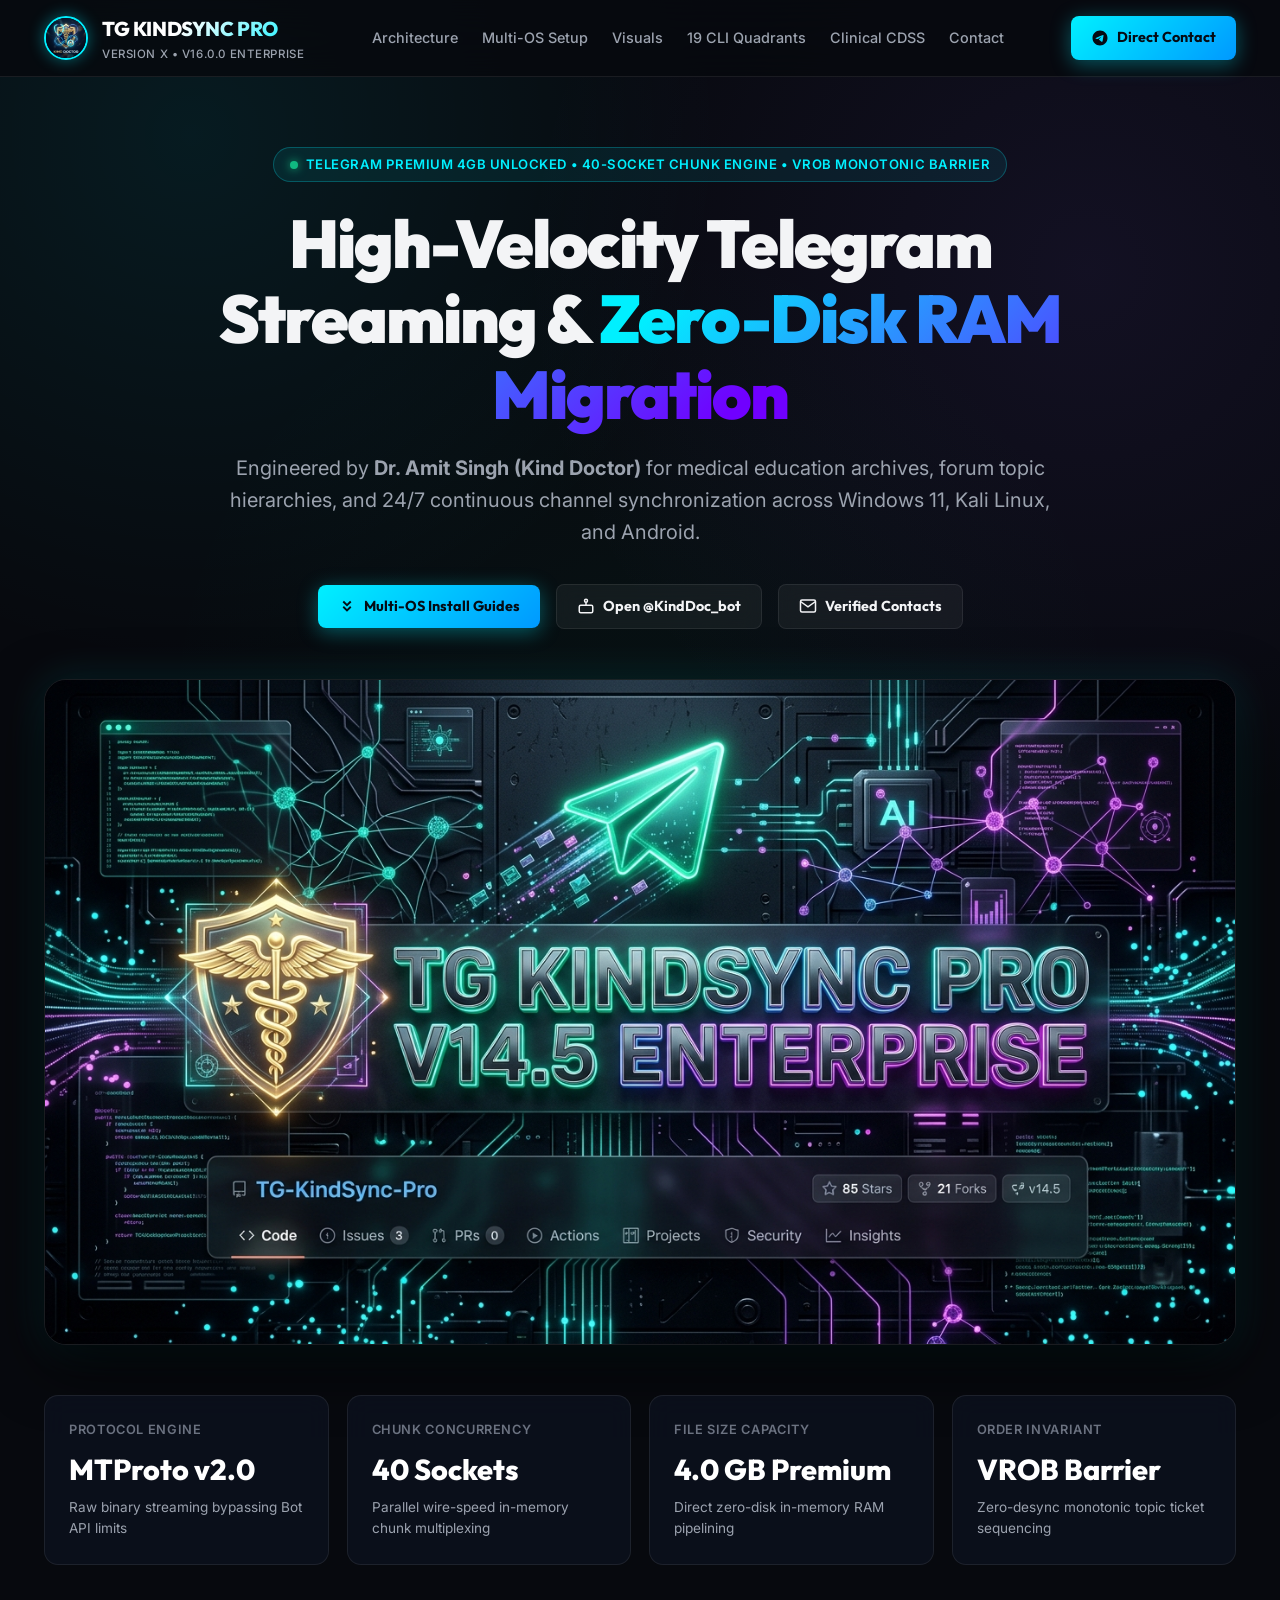
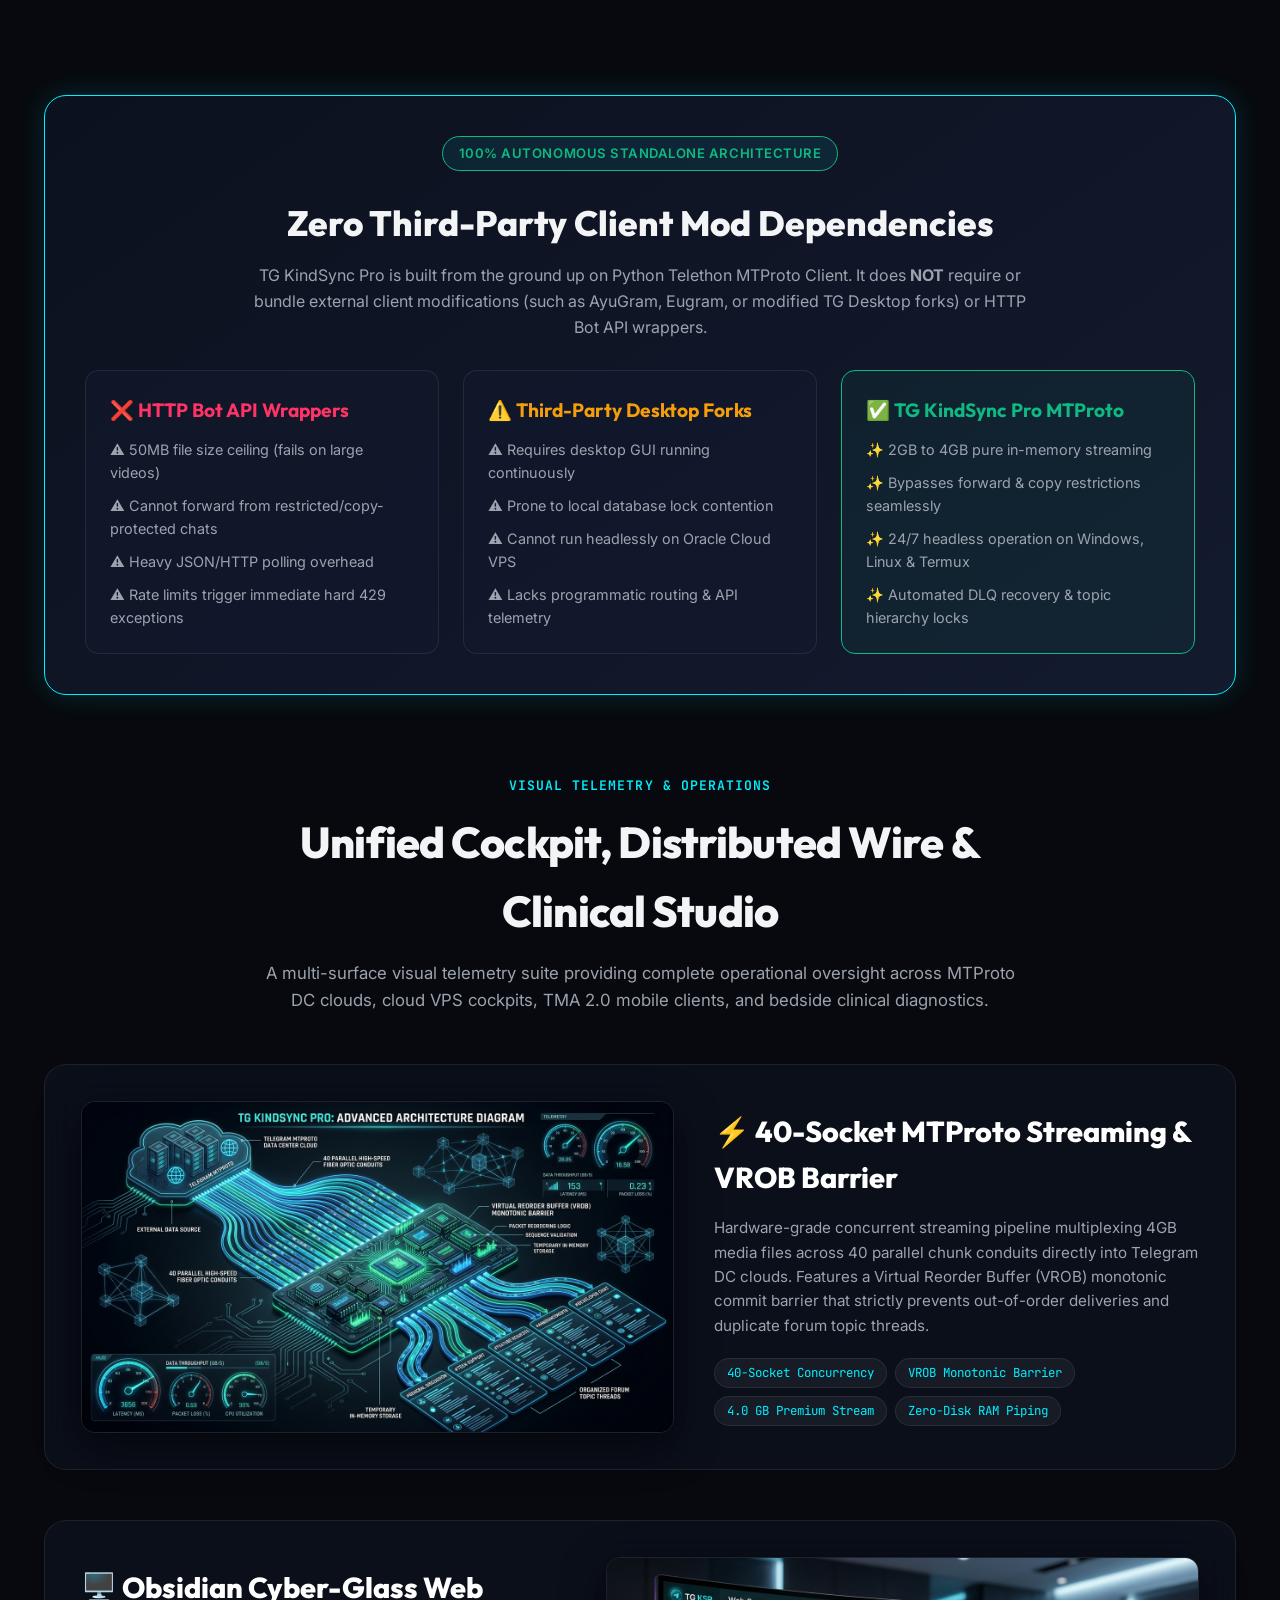
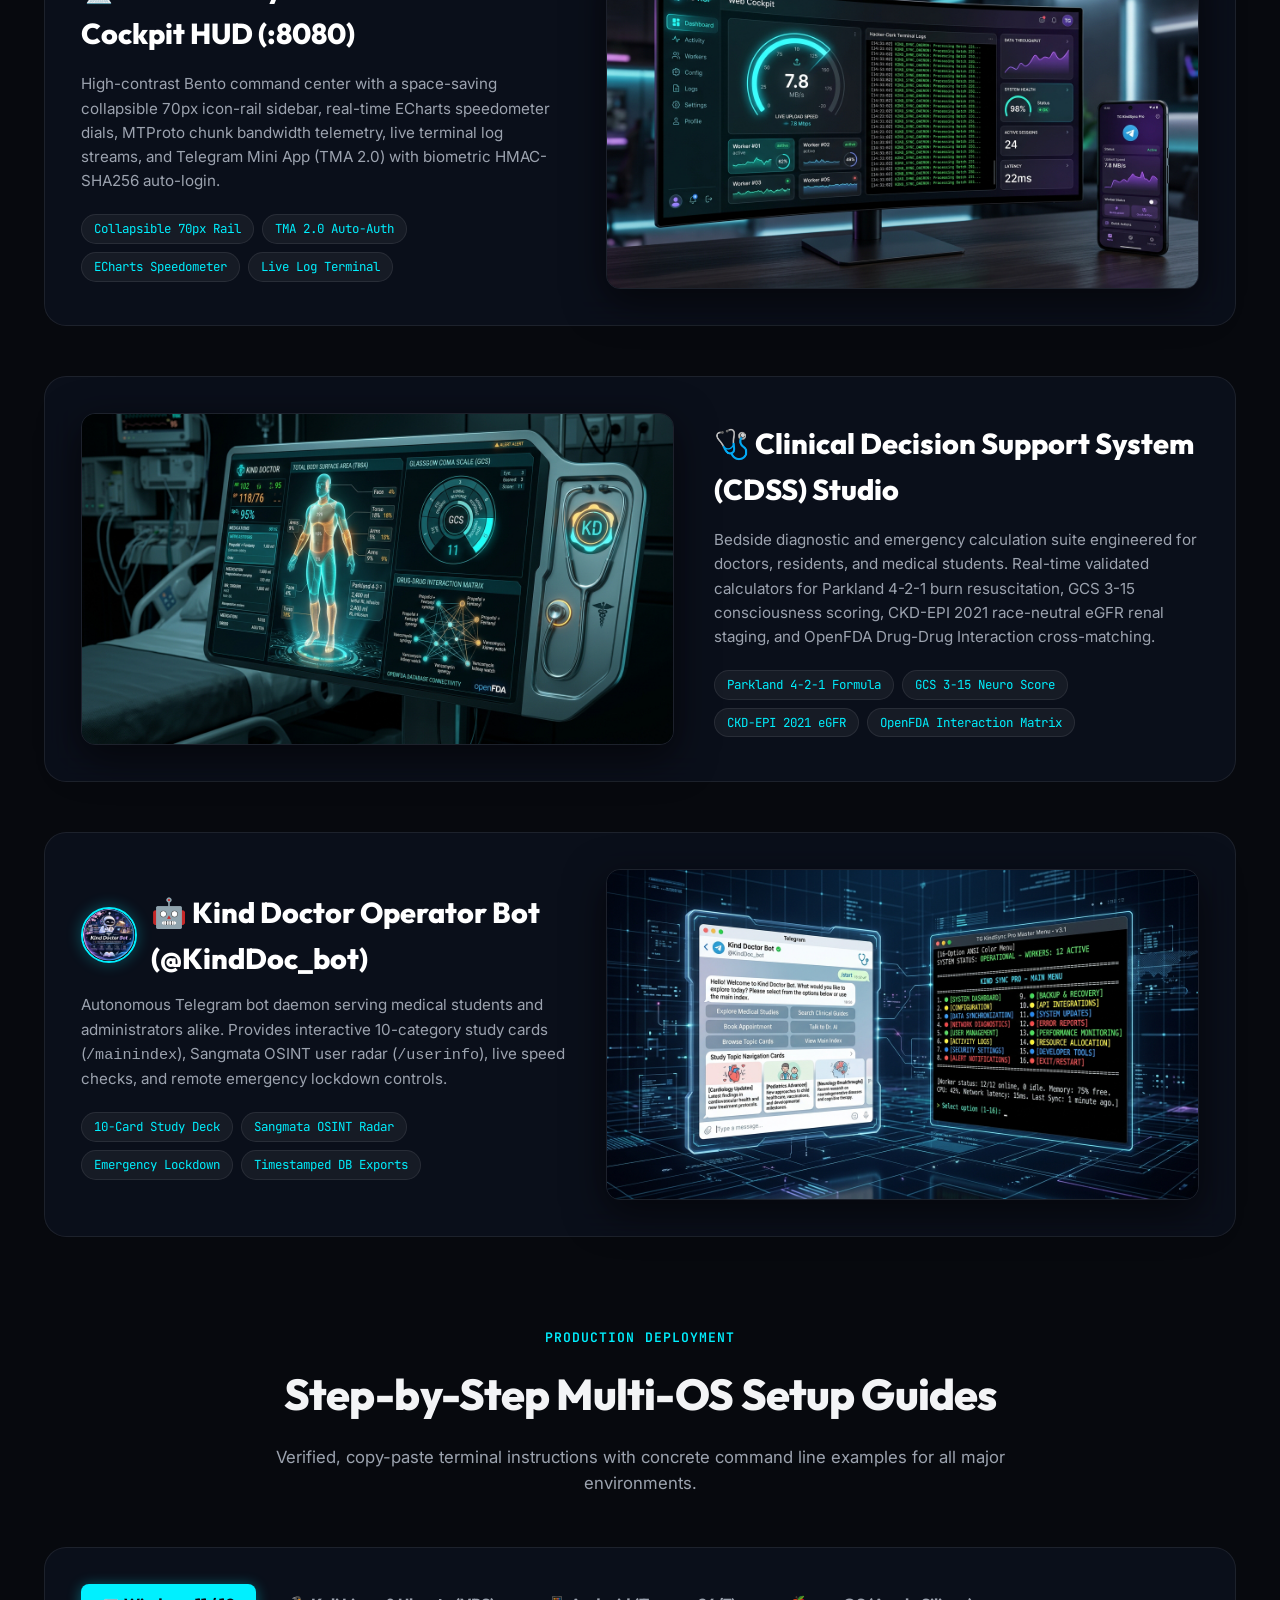
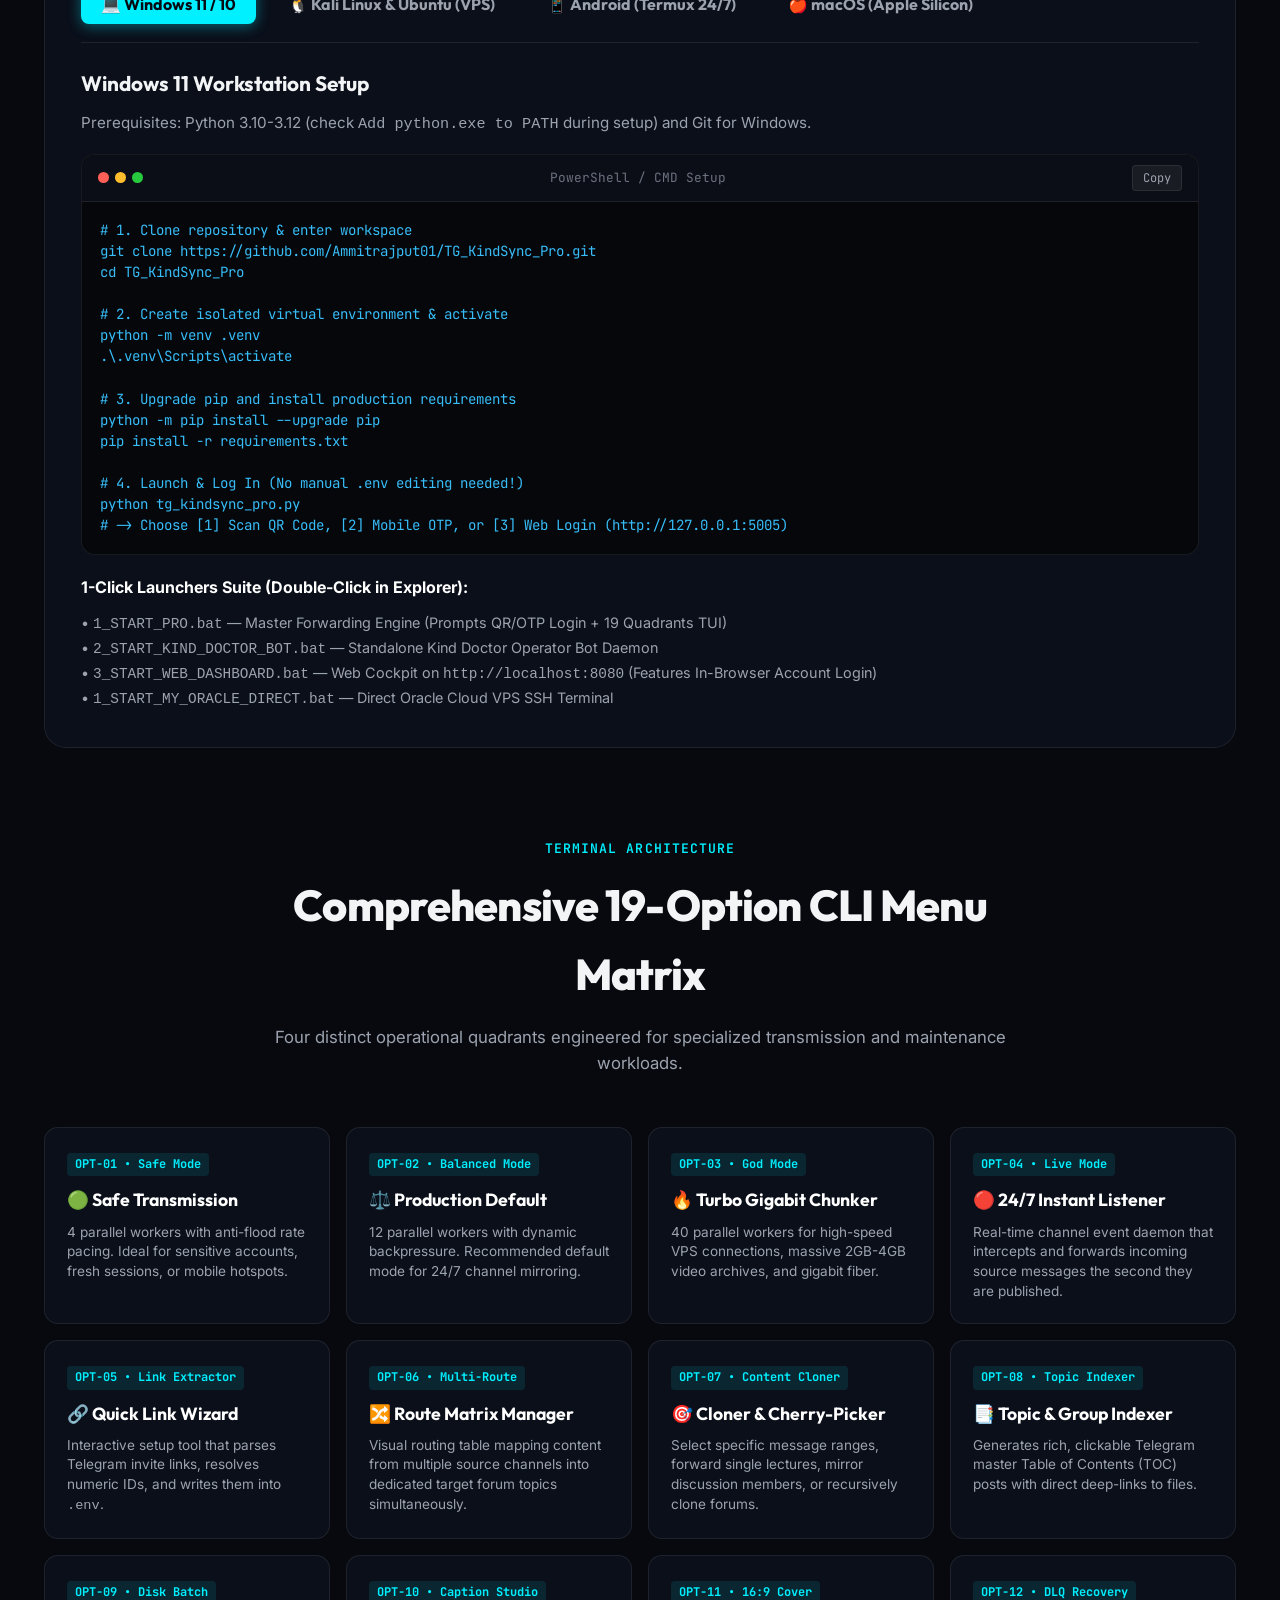
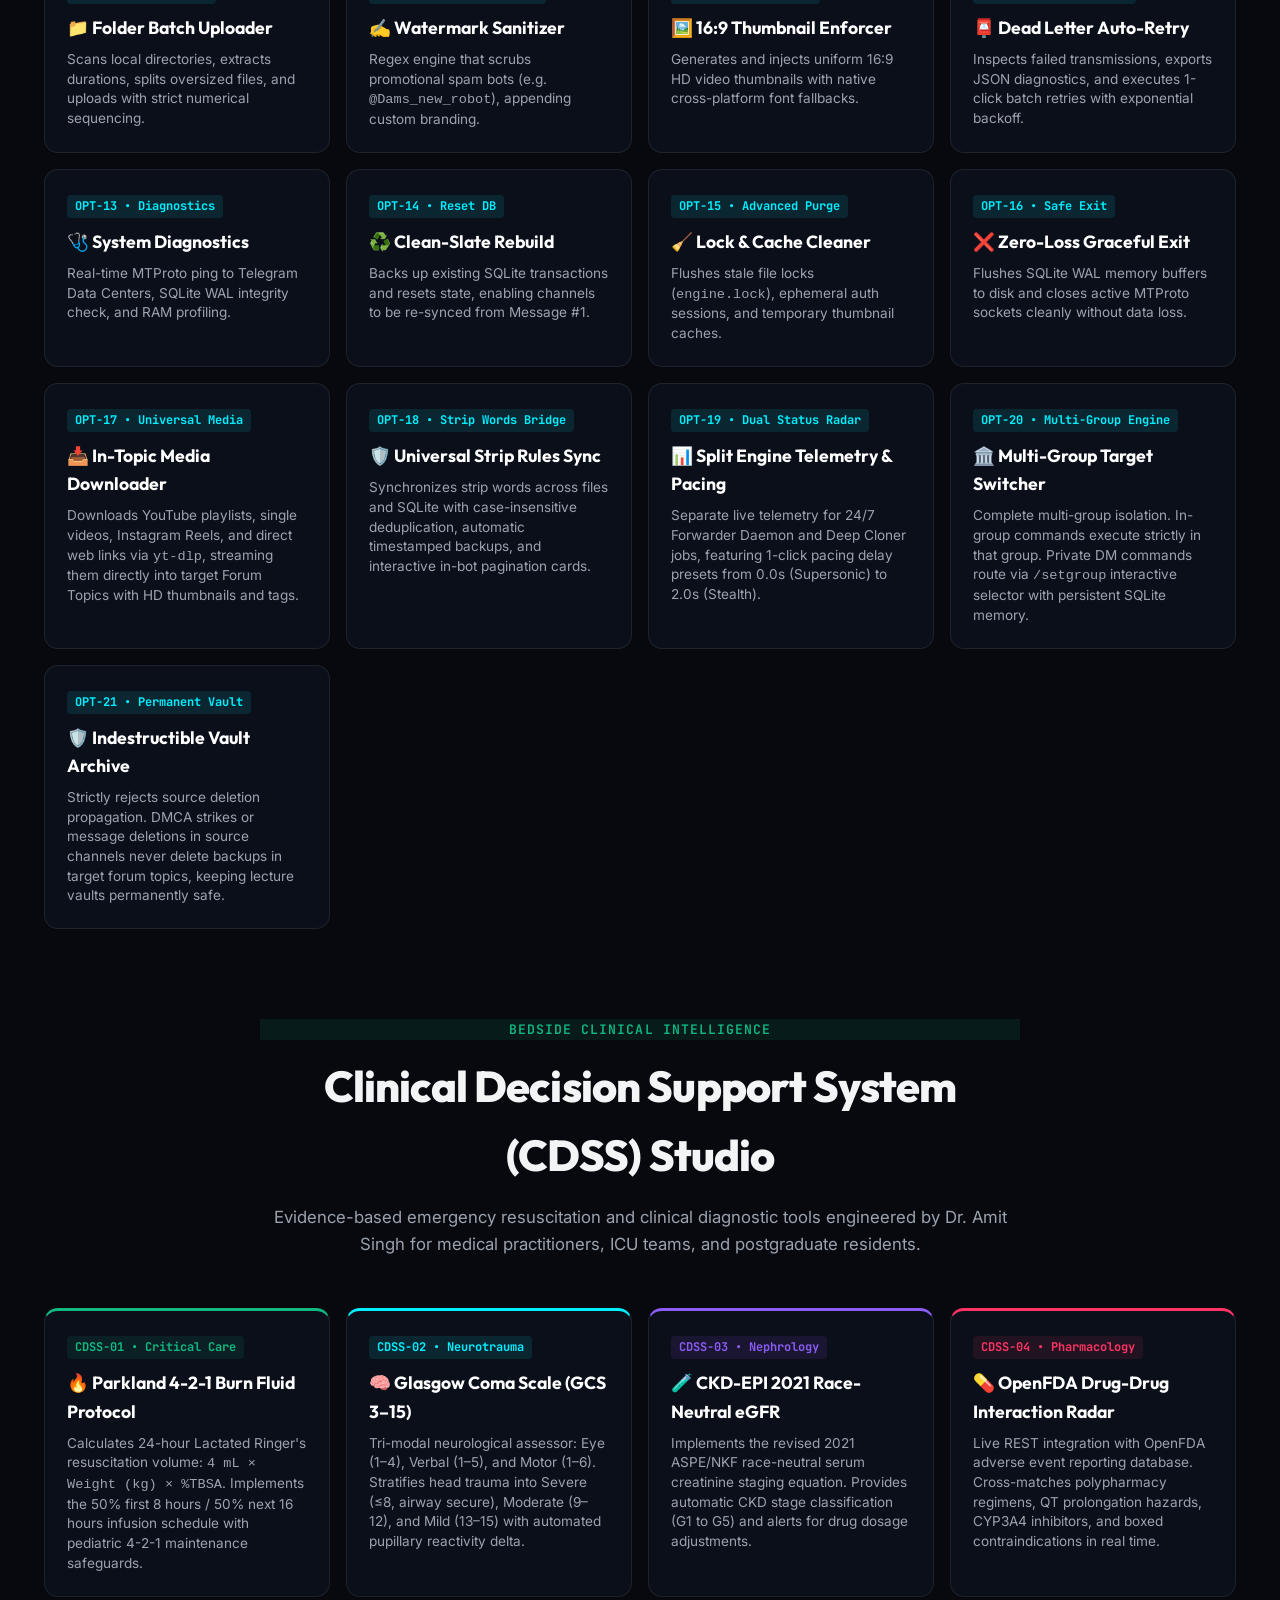
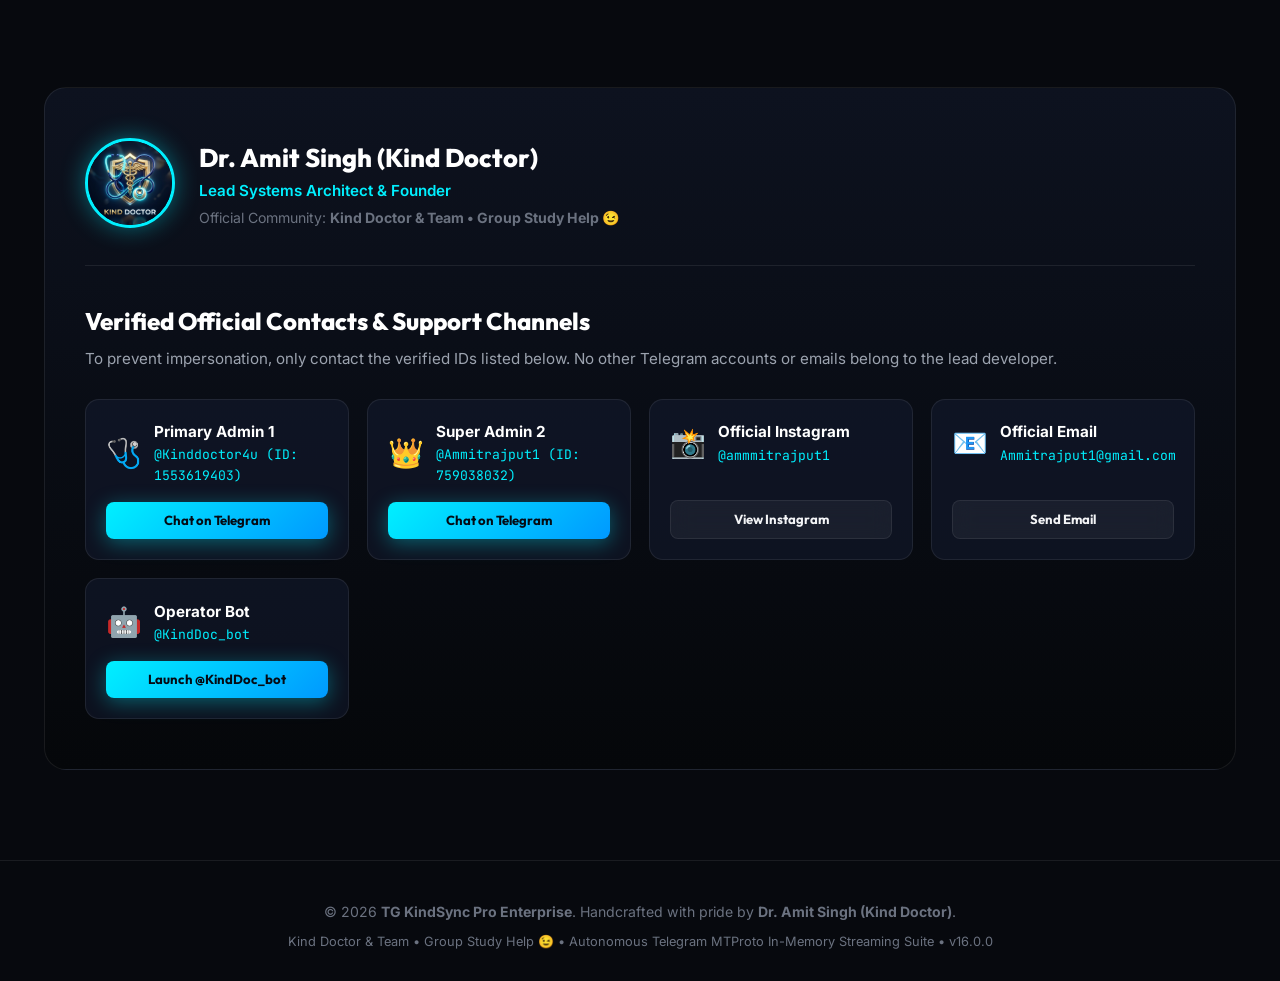
<file: docs/index.html>
<!DOCTYPE html>
<html lang="en">
<head>
  <meta charset="UTF-8">
  <meta name="viewport" content="width=device-width, initial-scale=1.0">
  <title>TG KindSync Pro v16.0.0 Enterprise — Official System Portal</title>
  <meta name="description" content="Official showcase & documentation for TG KindSync Pro v16.0.0 Enterprise Turbo Masterpiece by Dr. Amit Singh (Kind Doctor). Autonomous Telegram MTProto in-memory streaming suite.">
  <link rel="preconnect" href="https://fonts.googleapis.com">
  <link rel="preconnect" href="https://fonts.gstatic.com" crossorigin>
  <link href="https://fonts.googleapis.com/css2?family=Inter:wght@300;400;500;600;700;800&family=JetBrains+Mono:wght@400;500;600;700&family=Outfit:wght@400;500;600;700;800;900&display=swap" rel="stylesheet">
  <style>
    :root {
      --bg-main: #07090E;
      --bg-panel: rgba(13, 18, 31, 0.75);
      --bg-panel-solid: #0D121F;
      --bg-card: rgba(19, 26, 45, 0.6);
      --bg-card-hover: rgba(28, 38, 66, 0.8);
      --border-subtle: rgba(255, 255, 255, 0.08);
      --border-glow: rgba(0, 240, 255, 0.35);
      --border-accent: rgba(139, 92, 246, 0.4);
      --accent-cyan: #00F0FF;
      --accent-purple: #8B5CF6;
      --accent-emerald: #10B981;
      --accent-amber: #F59E0B;
      --accent-rose: #FF3366;
      --text-main: #F3F4F6;
      --text-muted: #9CA3AF;
      --text-dim: #6B7280;
      --font-display: 'Outfit', sans-serif;
      --font-body: 'Inter', sans-serif;
      --font-mono: 'JetBrains Mono', monospace;
      --radius-sm: 8px;
      --radius-md: 14px;
      --radius-lg: 22px;
      --radius-full: 9999px;
    }

    * {
      box-sizing: border-box;
      margin: 0;
      padding: 0;
    }

    body {
      background-color: var(--bg-main);
      color: var(--text-main);
      font-family: var(--font-body);
      line-height: 1.6;
      overflow-x: hidden;
      background-image: 
        radial-gradient(circle at 15% 15%, rgba(0, 240, 255, 0.08) 0%, transparent 40%),
        radial-gradient(circle at 85% 30%, rgba(139, 92, 246, 0.09) 0%, transparent 45%),
        radial-gradient(circle at 50% 80%, rgba(16, 185, 129, 0.05) 0%, transparent 50%);
      background-attachment: fixed;
    }

    /* Custom Scrollbar */
    ::-webkit-scrollbar {
      width: 10px;
    }
    ::-webkit-scrollbar-track {
      background: var(--bg-main);
    }
    ::-webkit-scrollbar-thumb {
      background: #1F293D;
      border-radius: var(--radius-full);
      border: 2px solid var(--bg-main);
    }
    ::-webkit-scrollbar-thumb:hover {
      background: var(--accent-cyan);
    }

    a {
      color: inherit;
      text-decoration: none;
    }

    .container {
      max-width: 1240px;
      margin: 0 auto;
      padding: 0 24px;
    }

    /* Navigation */
    nav {
      position: sticky;
      top: 0;
      z-index: 100;
      backdrop-filter: blur(20px);
      -webkit-backdrop-filter: blur(20px);
      background: rgba(7, 9, 14, 0.82);
      border-bottom: 1px solid var(--border-subtle);
    }

    .nav-inner {
      display: flex;
      align-items: center;
      justify-content: space-between;
      height: 76px;
    }

    .brand {
      display: flex;
      align-items: center;
      gap: 14px;
    }

    .brand-avatar {
      width: 44px;
      height: 44px;
      border-radius: var(--radius-full);
      object-fit: cover;
      border: 2px solid var(--accent-cyan);
      box-shadow: 0 0 16px rgba(0, 240, 255, 0.4);
    }

    .brand-text h1 {
      font-family: var(--font-display);
      font-size: 1.25rem;
      font-weight: 800;
      letter-spacing: -0.02em;
      background: linear-gradient(135deg, #FFFFFF 40%, var(--accent-cyan));
      -webkit-background-clip: text;
      -webkit-text-fill-color: transparent;
    }

    .brand-text p {
      font-size: 0.72rem;
      color: var(--text-muted);
      font-weight: 500;
      letter-spacing: 0.05em;
      text-transform: uppercase;
    }

    .nav-links {
      display: flex;
      align-items: center;
      gap: 24px;
    }

    .nav-links a {
      font-size: 0.9rem;
      font-weight: 500;
      color: var(--text-muted);
      transition: all 0.2s ease;
    }

    .nav-links a:hover {
      color: var(--accent-cyan);
      text-shadow: 0 0 10px rgba(0, 240, 255, 0.4);
    }

    .btn {
      display: inline-flex;
      align-items: center;
      justify-content: center;
      gap: 8px;
      padding: 10px 20px;
      border-radius: var(--radius-sm);
      font-family: var(--font-display);
      font-size: 0.9rem;
      font-weight: 700;
      cursor: pointer;
      transition: all 0.25s cubic-bezier(0.16, 1, 0.3, 1);
      border: none;
    }

    .btn-primary {
      background: linear-gradient(135deg, var(--accent-cyan), #0099FF);
      color: #050B14;
      box-shadow: 0 4px 20px rgba(0, 240, 255, 0.35);
    }

    .btn-primary:hover {
      transform: translateY(-2px);
      box-shadow: 0 6px 28px rgba(0, 240, 255, 0.55);
    }

    .btn-secondary {
      background: rgba(255, 255, 255, 0.05);
      color: var(--text-main);
      border: 1px solid var(--border-subtle);
      backdrop-filter: blur(10px);
    }

    .btn-secondary:hover {
      background: rgba(255, 255, 255, 0.1);
      border-color: rgba(255, 255, 255, 0.2);
      transform: translateY(-2px);
    }

    /* Hero Section */
    .hero {
      padding: 70px 0 50px;
      text-align: center;
      position: relative;
    }

    .badge-pill {
      display: inline-flex;
      align-items: center;
      gap: 8px;
      padding: 6px 16px;
      border-radius: var(--radius-full);
      background: rgba(0, 240, 255, 0.08);
      border: 1px solid rgba(0, 240, 255, 0.25);
      color: var(--accent-cyan);
      font-size: 0.82rem;
      font-weight: 600;
      letter-spacing: 0.04em;
      margin-bottom: 24px;
      text-transform: uppercase;
    }

    .pulse-dot {
      width: 8px;
      height: 8px;
      border-radius: 50%;
      background-color: var(--accent-emerald);
      box-shadow: 0 0 10px var(--accent-emerald);
      animation: pulse 2s infinite;
    }

    @keyframes pulse {
      0%, 100% { opacity: 1; transform: scale(1); }
      50% { opacity: 0.4; transform: scale(0.85); }
    }

    .hero-title {
      font-family: var(--font-display);
      font-size: clamp(2.4rem, 5.5vw, 4.2rem);
      font-weight: 900;
      line-height: 1.12;
      letter-spacing: -0.03em;
      max-width: 960px;
      margin: 0 auto 20px;
    }

    .hero-title span {
      background: linear-gradient(135deg, #00F0FF 10%, #7000FF 90%);
      -webkit-background-clip: text;
      -webkit-text-fill-color: transparent;
    }

    .hero-subtitle {
      font-size: clamp(1rem, 2vw, 1.25rem);
      color: var(--text-muted);
      max-width: 820px;
      margin: 0 auto 36px;
      font-weight: 400;
    }

    .hero-cta {
      display: flex;
      align-items: center;
      justify-content: center;
      gap: 16px;
      flex-wrap: wrap;
      margin-bottom: 50px;
    }

    .banner-preview-wrapper {
      position: relative;
      border-radius: var(--radius-lg);
      overflow: hidden;
      border: 1px solid var(--border-subtle);
      box-shadow: 0 20px 60px rgba(0, 0, 0, 0.8), 0 0 40px rgba(0, 240, 255, 0.15);
      transition: all 0.4s ease;
    }

    .banner-preview-wrapper:hover {
      border-color: var(--border-glow);
      box-shadow: 0 24px 80px rgba(0, 0, 0, 0.9), 0 0 60px rgba(0, 240, 255, 0.25);
    }

    .banner-preview-wrapper img {
      width: 100%;
      height: auto;
      display: block;
    }

    /* Key Metric Bar */
    .metric-grid {
      display: grid;
      grid-template-columns: repeat(auto-fit, minmax(220px, 1fr));
      gap: 18px;
      margin: 50px 0 80px;
    }

    .metric-card {
      background: var(--bg-panel);
      backdrop-filter: blur(12px);
      border: 1px solid var(--border-subtle);
      border-radius: var(--radius-md);
      padding: 24px;
      text-align: left;
      transition: transform 0.2s ease, border-color 0.2s ease;
    }

    .metric-card:hover {
      transform: translateY(-4px);
      border-color: var(--border-glow);
    }

    .metric-card .label {
      font-size: 0.8rem;
      text-transform: uppercase;
      color: var(--text-dim);
      font-weight: 600;
      letter-spacing: 0.05em;
      margin-bottom: 6px;
    }

    .metric-card .value {
      font-family: var(--font-display);
      font-size: 1.8rem;
      font-weight: 800;
      color: #FFFFFF;
      margin-bottom: 4px;
    }

    .metric-card .desc {
      font-size: 0.85rem;
      color: var(--text-muted);
    }

    /* Section Headers */
    .section-header {
      text-align: center;
      max-width: 760px;
      margin: 0 auto 50px;
    }

    .section-header .tag {
      font-family: var(--font-mono);
      font-size: 0.82rem;
      font-weight: 600;
      color: var(--accent-cyan);
      text-transform: uppercase;
      letter-spacing: 0.08em;
      margin-bottom: 12px;
      display: block;
    }

    .section-header h2 {
      font-family: var(--font-display);
      font-size: clamp(1.8rem, 3.5vw, 2.7rem);
      font-weight: 800;
      letter-spacing: -0.02em;
      margin-bottom: 14px;
    }

    .section-header p {
      color: var(--text-muted);
      font-size: 1.05rem;
    }

    /* Standalone MTProto Comparison Card */
    .independence-card {
      background: linear-gradient(145deg, rgba(13, 18, 31, 0.95), rgba(20, 28, 48, 0.95));
      border: 1px solid var(--accent-cyan);
      box-shadow: 0 0 30px rgba(0, 240, 255, 0.15);
      border-radius: var(--radius-lg);
      padding: 40px;
      margin-bottom: 80px;
    }

    .independence-grid {
      display: grid;
      grid-template-columns: repeat(auto-fit, minmax(280px, 1fr));
      gap: 24px;
      margin-top: 30px;
    }

    .ind-col {
      background: var(--bg-card);
      border: 1px solid var(--border-subtle);
      border-radius: var(--radius-md);
      padding: 24px;
    }

    .ind-col.active {
      border-color: var(--accent-emerald);
      background: rgba(16, 185, 129, 0.06);
    }

    .ind-col h3 {
      font-family: var(--font-display);
      font-size: 1.2rem;
      font-weight: 700;
      margin-bottom: 12px;
      display: flex;
      align-items: center;
      gap: 10px;
    }

    .ind-col ul {
      list-style: none;
      font-size: 0.9rem;
      color: var(--text-muted);
      display: flex;
      flex-direction: column;
      gap: 10px;
    }

    .ind-col ul li {
      display: flex;
      align-items: flex-start;
      gap: 10px;
    }

    /* Visual Showcase Cards */
    .showcase-grid {
      display: grid;
      grid-template-columns: 1fr;
      gap: 50px;
      margin-bottom: 90px;
    }

    .showcase-item {
      display: grid;
      grid-template-columns: 1.1fr 0.9fr;
      gap: 40px;
      align-items: center;
      background: var(--bg-panel);
      border: 1px solid var(--border-subtle);
      border-radius: var(--radius-lg);
      padding: 36px;
      backdrop-filter: blur(16px);
      transition: border-color 0.3s ease;
    }

    .showcase-item:hover {
      border-color: var(--border-glow);
    }

    .showcase-item.reverse {
      grid-template-columns: 0.9fr 1.1fr;
    }

    .showcase-img-wrap {
      border-radius: var(--radius-md);
      overflow: hidden;
      border: 1px solid var(--border-subtle);
      box-shadow: 0 12px 40px rgba(0, 0, 0, 0.6);
    }

    .showcase-img-wrap img {
      width: 100%;
      height: auto;
      display: block;
      transition: transform 0.4s ease;
    }

    .showcase-img-wrap:hover img {
      transform: scale(1.02);
    }

    .showcase-content h3 {
      font-family: var(--font-display);
      font-size: 1.8rem;
      font-weight: 800;
      margin-bottom: 16px;
      color: #FFFFFF;
    }

    .showcase-content p {
      color: var(--text-muted);
      margin-bottom: 20px;
      font-size: 0.95rem;
    }

    .feature-tags {
      display: flex;
      flex-wrap: wrap;
      gap: 8px;
    }

    .feature-tag {
      font-family: var(--font-mono);
      font-size: 0.78rem;
      padding: 4px 12px;
      background: rgba(255, 255, 255, 0.05);
      border: 1px solid var(--border-subtle);
      border-radius: var(--radius-full);
      color: var(--accent-cyan);
    }

    /* Multi-OS Installation Tabs */
    .tabs-wrapper {
      background: var(--bg-panel);
      border: 1px solid var(--border-subtle);
      border-radius: var(--radius-lg);
      padding: 36px;
      margin-bottom: 90px;
      backdrop-filter: blur(16px);
    }

    .tab-buttons {
      display: flex;
      gap: 12px;
      border-bottom: 1px solid var(--border-subtle);
      padding-bottom: 18px;
      margin-bottom: 24px;
      flex-wrap: wrap;
    }

    .tab-btn {
      background: transparent;
      border: none;
      color: var(--text-muted);
      font-family: var(--font-display);
      font-size: 1rem;
      font-weight: 700;
      padding: 10px 20px;
      border-radius: var(--radius-sm);
      cursor: pointer;
      display: flex;
      align-items: center;
      gap: 8px;
      transition: all 0.2s ease;
    }

    .tab-btn:hover {
      color: #FFFFFF;
      background: rgba(255, 255, 255, 0.05);
    }

    .tab-btn.active {
      color: #050B14;
      background: var(--accent-cyan);
      box-shadow: 0 2px 14px rgba(0, 240, 255, 0.4);
    }

    .tab-pane {
      display: none;
    }

    .tab-pane.active {
      display: block;
      animation: fadeIn 0.3s ease;
    }

    @keyframes fadeIn {
      from { opacity: 0; transform: translateY(6px); }
      to { opacity: 1; transform: translateY(0); }
    }

    .code-terminal {
      background: #05070B;
      border: 1px solid var(--border-subtle);
      border-radius: var(--radius-md);
      overflow: hidden;
      margin: 18px 0;
    }

    .code-terminal-header {
      background: #0B0E16;
      padding: 10px 16px;
      display: flex;
      align-items: center;
      justify-content: space-between;
      border-bottom: 1px solid var(--border-subtle);
    }

    .terminal-dots {
      display: flex;
      gap: 6px;
    }

    .dot {
      width: 11px;
      height: 11px;
      border-radius: 50%;
    }

    .dot-red { background: #FF5F56; }
    .dot-yellow { background: #FFBD2E; }
    .dot-green { background: #27C93F; }

    .code-terminal pre {
      padding: 18px;
      font-family: var(--font-mono);
      font-size: 0.88rem;
      color: #38BDF8;
      overflow-x: auto;
      line-height: 1.5;
    }

    .copy-btn {
      background: rgba(255, 255, 255, 0.06);
      border: 1px solid var(--border-subtle);
      color: var(--text-muted);
      padding: 4px 10px;
      font-size: 0.75rem;
      border-radius: 4px;
      cursor: pointer;
      font-family: var(--font-mono);
      transition: all 0.2s ease;
    }

    .copy-btn:hover {
      background: var(--accent-cyan);
      color: #000;
    }

    /* 19-Quadrant Bento Matrix */
    .bento-grid {
      display: grid;
      grid-template-columns: repeat(auto-fit, minmax(270px, 1fr));
      gap: 16px;
      margin-bottom: 90px;
    }

    .bento-card {
      background: var(--bg-panel);
      border: 1px solid var(--border-subtle);
      border-radius: var(--radius-md);
      padding: 22px;
      transition: all 0.25s ease;
    }

    .bento-card:hover {
      border-color: var(--accent-cyan);
      transform: translateY(-3px);
    }

    .bento-card .opt-num {
      display: inline-block;
      font-family: var(--font-mono);
      font-size: 0.75rem;
      font-weight: 700;
      color: var(--accent-cyan);
      background: rgba(0, 240, 255, 0.1);
      padding: 2px 8px;
      border-radius: 4px;
      margin-bottom: 10px;
    }

    .bento-card h4 {
      font-family: var(--font-display);
      font-size: 1.1rem;
      font-weight: 700;
      color: #FFFFFF;
      margin-bottom: 8px;
    }

    .bento-card p {
      font-size: 0.85rem;
      color: var(--text-muted);
      line-height: 1.45;
    }

    /* Verified Contact Hub */
    .contact-section {
      background: linear-gradient(180deg, var(--bg-panel-solid) 0%, #05070A 100%);
      border: 1px solid var(--border-subtle);
      border-radius: var(--radius-lg);
      padding: 50px 40px;
      margin-bottom: 90px;
    }

    .creator-profile-card {
      display: flex;
      align-items: center;
      gap: 24px;
      padding-bottom: 36px;
      border-bottom: 1px solid var(--border-subtle);
      margin-bottom: 36px;
      flex-wrap: wrap;
    }

    .creator-avatar {
      width: 90px;
      height: 90px;
      border-radius: var(--radius-full);
      object-fit: cover;
      border: 3px solid var(--accent-cyan);
      box-shadow: 0 0 24px rgba(0, 240, 255, 0.4);
    }

    .creator-meta h3 {
      font-family: var(--font-display);
      font-size: 1.6rem;
      font-weight: 800;
      color: #FFFFFF;
    }

    .creator-meta .title {
      color: var(--accent-cyan);
      font-weight: 600;
      font-size: 0.95rem;
      margin-bottom: 4px;
    }

    .creator-meta .group {
      color: var(--text-dim);
      font-size: 0.88rem;
    }

    .contact-grid {
      display: grid;
      grid-template-columns: repeat(auto-fit, minmax(260px, 1fr));
      gap: 18px;
    }

    .contact-card {
      background: var(--bg-card);
      border: 1px solid var(--border-subtle);
      border-radius: var(--radius-md);
      padding: 20px;
      display: flex;
      flex-direction: column;
      justify-content: space-between;
      gap: 16px;
      transition: all 0.2s ease;
    }

    .contact-card:hover {
      border-color: var(--border-glow);
      background: var(--bg-card-hover);
      transform: translateY(-2px);
    }

    .contact-card .card-top {
      display: flex;
      align-items: center;
      gap: 12px;
    }

    .contact-icon {
      font-size: 1.8rem;
    }

    .contact-card h4 {
      font-size: 0.95rem;
      color: #FFFFFF;
      font-weight: 700;
    }

    .contact-card .handle {
      font-size: 0.82rem;
      color: var(--accent-cyan);
      font-family: var(--font-mono);
    }

    .contact-card .btn {
      width: 100%;
      padding: 8px 14px;
      font-size: 0.82rem;
    }

    /* Footer */
    footer {
      border-top: 1px solid var(--border-subtle);
      padding: 40px 0;
      text-align: center;
      color: var(--text-dim);
      font-size: 0.88rem;
    }

    footer a {
      color: var(--text-muted);
    }

    footer a:hover {
      color: var(--accent-cyan);
    }

    /* Toast */
    #toast {
      visibility: hidden;
      min-width: 250px;
      background-color: var(--accent-emerald);
      color: #000;
      text-align: center;
      border-radius: var(--radius-sm);
      padding: 12px 20px;
      position: fixed;
      z-index: 1000;
      bottom: 30px;
      right: 30px;
      font-weight: 700;
      font-family: var(--font-display);
      box-shadow: 0 6px 20px rgba(16, 185, 129, 0.4);
      opacity: 0;
      transition: opacity 0.3s, bottom 0.3s;
    }

    #toast.show {
      visibility: visible;
      opacity: 1;
      bottom: 40px;
    }

    @media (max-width: 868px) {
      .showcase-item, .showcase-item.reverse {
        grid-template-columns: 1fr;
      }
      .nav-links {
        display: none;
      }
    }
  </style>
</head>
<body>

  <!-- Navigation -->
  <nav>
    <div class="container nav-inner">
      <div class="brand">
        <img src="assets/kinddoc_avatar.jpg" alt="Dr. Amit Singh" class="brand-avatar">
        <div class="brand-text">
          <h1>TG KINDSYNC PRO</h1>
          <p>Version X • v16.0.0 Enterprise</p>
        </div>
      </div>
      <div class="nav-links">
        <a href="#architecture">Architecture</a>
        <a href="#quickstart">Multi-OS Setup</a>
        <a href="#showcase">Visuals</a>
        <a href="#quadrants">19 CLI Quadrants</a>
        <a href="#cdss">Clinical CDSS</a>
        <a href="#contact">Contact</a>
      </div>
      <div>
        <a href="https://t.me/Kinddoctor4u" target="_blank" class="btn btn-primary">
          <svg width="18" height="18" viewBox="0 0 24 24" fill="currentColor"><path d="M12 2C6.48 2 2 6.48 2 12s4.48 10 10 10 10-4.48 10-10S17.52 2 12 2zm4.64 6.8c-.15 1.58-.8 5.42-1.13 7.19-.14.75-.42 1-.68 1.03-.58.05-1.02-.38-1.58-.75-.88-.58-1.38-.94-2.23-1.5-.99-.65-.35-1.01.22-1.59.15-.15 2.71-2.48 2.76-2.69a.2.2 0 00-.05-.18c-.06-.05-.14-.03-.21-.02-.09.02-1.49.95-4.22 2.79-.4.27-.76.41-1.08.4-.36-.01-1.04-.2-1.55-.37-.63-.2-1.12-.31-1.08-.66.02-.18.27-.36.74-.55 2.92-1.27 4.86-2.11 5.83-2.51 2.78-1.16 3.35-1.36 3.73-1.36.08 0 .27.02.39.12.1.08.13.19.14.27-.01.06.01.24 0 .38z"/></svg>
          Direct Contact
        </a>
      </div>
    </div>
  </nav>

  <!-- Hero Section -->
  <header class="hero">
    <div class="container">
      <div class="badge-pill">
        <div class="pulse-dot"></div>
        Telegram Premium 4GB Unlocked • 40-Socket Chunk Engine • VROB Monotonic Barrier
      </div>
      <h1 class="hero-title">
        High-Velocity Telegram Streaming & <span>Zero-Disk RAM Migration</span>
      </h1>
      <p class="hero-subtitle">
        Engineered by <strong>Dr. Amit Singh (Kind Doctor)</strong> for medical education archives, forum topic hierarchies, and 24/7 continuous channel synchronization across Windows 11, Kali Linux, and Android.
      </p>
      <div class="hero-cta">
        <a href="#quickstart" class="btn btn-primary">
          <svg width="18" height="18" viewBox="0 0 24 24" fill="none" stroke="currentColor" stroke-width="2.5"><polyline points="7 13 12 18 17 13"></polyline><polyline points="7 6 12 11 17 6"></polyline></svg>
          Multi-OS Install Guides
        </a>
        <a href="https://t.me/KindDoc_bot" target="_blank" class="btn btn-secondary">
          <svg width="18" height="18" viewBox="0 0 24 24" fill="none" stroke="currentColor" stroke-width="2"><rect x="3" y="11" width="18" height="10" rx="2"></rect><circle cx="12" cy="5" r="2"></circle><path d="M12 7v4"></path></svg>
          Open @KindDoc_bot
        </a>
        <a href="#contact" class="btn btn-secondary">
          <svg width="18" height="18" viewBox="0 0 24 24" fill="none" stroke="currentColor" stroke-width="2"><path d="M4 4h16c1.1 0 2 .9 2 2v12c0 1.1-.9 2-2 2H4c-1.1 0-2-.9-2-2V6c0-1.1.9-2 2-2z"></path><polyline points="22,6 12,13 2,6"></polyline></svg>
          Verified Contacts
        </a>
      </div>

      <!-- Main Showcase Banner -->
      <div class="banner-preview-wrapper">
        <img src="assets/header_banner.jpg" alt="TG KindSync Pro Official Showcase Banner">
      </div>

      <!-- Metric Badges -->
      <div class="metric-grid">
        <div class="metric-card">
          <div class="label">Protocol Engine</div>
          <div class="value">MTProto v2.0</div>
          <div class="desc">Raw binary streaming bypassing Bot API limits</div>
        </div>
        <div class="metric-card">
          <div class="label">Chunk Concurrency</div>
          <div class="value">40 Sockets</div>
          <div class="desc">Parallel wire-speed in-memory chunk multiplexing</div>
        </div>
        <div class="metric-card">
          <div class="label">File Size Capacity</div>
          <div class="value">4.0 GB Premium</div>
          <div class="desc">Direct zero-disk in-memory RAM pipelining</div>
        </div>
        <div class="metric-card">
          <div class="label">Order Invariant</div>
          <div class="value">VROB Barrier</div>
          <div class="desc">Zero-desync monotonic topic ticket sequencing</div>
        </div>
      </div>
    </div>
  </header>

  <main class="container">

    <!-- Standalone MTProto Declaration -->
    <section id="architecture" class="independence-card">
      <div style="text-align: center; max-width: 800px; margin: 0 auto 20px;">
        <span class="badge-pill" style="border-color: var(--accent-emerald); color: var(--accent-emerald);">
          100% Autonomous Standalone Architecture
        </span>
        <h2 style="font-family: var(--font-display); font-size: 2.2rem; font-weight: 800; margin-bottom: 12px;">
          Zero Third-Party Client Mod Dependencies
        </h2>
        <p style="color: var(--text-muted); font-size: 1rem;">
          TG KindSync Pro is built from the ground up on Python Telethon MTProto Client. It does <strong>NOT</strong> require or bundle external client modifications (such as AyuGram, Eugram, or modified TG Desktop forks) or HTTP Bot API wrappers.
        </p>
      </div>

      <div class="independence-grid">
        <div class="ind-col">
          <h3 style="color: var(--accent-rose);">❌ HTTP Bot API Wrappers</h3>
          <ul>
            <li>⚠️ 50MB file size ceiling (fails on large videos)</li>
            <li>⚠️ Cannot forward from restricted/copy-protected chats</li>
            <li>⚠️ Heavy JSON/HTTP polling overhead</li>
            <li>⚠️ Rate limits trigger immediate hard 429 exceptions</li>
          </ul>
        </div>
        <div class="ind-col">
          <h3 style="color: var(--accent-amber);">⚠️ Third-Party Desktop Forks</h3>
          <ul>
            <li>⚠️ Requires desktop GUI running continuously</li>
            <li>⚠️ Prone to local database lock contention</li>
            <li>⚠️ Cannot run headlessly on Oracle Cloud VPS</li>
            <li>⚠️ Lacks programmatic routing & API telemetry</li>
          </ul>
        </div>
        <div class="ind-col active">
          <h3 style="color: var(--accent-emerald);">✅ TG KindSync Pro MTProto</h3>
          <ul>
            <li>✨ 2GB to 4GB pure in-memory streaming</li>
            <li>✨ Bypasses forward & copy restrictions seamlessly</li>
            <li>✨ 24/7 headless operation on Windows, Linux & Termux</li>
            <li>✨ Automated DLQ recovery & topic hierarchy locks</li>
          </ul>
        </div>
      </div>
    </section>

    <!-- Visual Showcase -->
    <section id="showcase">
      <div class="section-header">
        <span class="tag">Visual Telemetry & Operations</span>
        <h2>Unified Cockpit, Distributed Wire & Clinical Studio</h2>
        <p>A multi-surface visual telemetry suite providing complete operational oversight across MTProto DC clouds, cloud VPS cockpits, TMA 2.0 mobile clients, and bedside clinical diagnostics.</p>
      </div>

      <div class="showcase-grid">
        <!-- Showcase 1: Architecture & Data Flow -->
        <div class="showcase-item">
          <div class="showcase-img-wrap">
            <img src="assets/tg_architecture_flow.jpg" alt="TG KindSync Pro Distributed Architecture & 40-Socket Concurrency Flow">
          </div>
          <div class="showcase-content">
            <h3>⚡ 40-Socket MTProto Streaming & VROB Barrier</h3>
            <p>
              Hardware-grade concurrent streaming pipeline multiplexing 4GB media files across 40 parallel chunk conduits directly into Telegram DC clouds. Features a Virtual Reorder Buffer (VROB) monotonic commit barrier that strictly prevents out-of-order deliveries and duplicate forum topic threads.
            </p>
            <div class="feature-tags">
              <span class="feature-tag">40-Socket Concurrency</span>
              <span class="feature-tag">VROB Monotonic Barrier</span>
              <span class="feature-tag">4.0 GB Premium Stream</span>
              <span class="feature-tag">Zero-Disk RAM Piping</span>
            </div>
          </div>
        </div>

        <!-- Showcase 2: Web Cockpit HUD & TMA 2.0 -->
        <div class="showcase-item reverse">
          <div class="showcase-content">
            <h3>🖥️ Obsidian Cyber-Glass Web Cockpit HUD (:8080)</h3>
            <p>
              High-contrast Bento command center with a space-saving collapsible 70px icon-rail sidebar, real-time ECharts speedometer dials, MTProto chunk bandwidth telemetry, live terminal log streams, and Telegram Mini App (TMA 2.0) with biometric HMAC-SHA256 auto-login.
            </p>
            <div class="feature-tags">
              <span class="feature-tag">Collapsible 70px Rail</span>
              <span class="feature-tag">TMA 2.0 Auto-Auth</span>
              <span class="feature-tag">ECharts Speedometer</span>
              <span class="feature-tag">Live Log Terminal</span>
            </div>
          </div>
          <div class="showcase-img-wrap">
            <img src="assets/web_cockpit_hud.jpg" alt="Obsidian Cyber-Glass Web Cockpit HUD and Telegram Mini App Preview">
          </div>
        </div>

        <!-- Showcase 3: Clinical CDSS Studio -->
        <div class="showcase-item">
          <div class="showcase-img-wrap">
            <img src="assets/clinical_cdss_studio.jpg" alt="Clinical Decision Support System (CDSS) Bedside Studio Preview">
          </div>
          <div class="showcase-content">
            <h3>🩺 Clinical Decision Support System (CDSS) Studio</h3>
            <p>
              Bedside diagnostic and emergency calculation suite engineered for doctors, residents, and medical students. Real-time validated calculators for Parkland 4-2-1 burn resuscitation, GCS 3-15 consciousness scoring, CKD-EPI 2021 race-neutral eGFR renal staging, and OpenFDA Drug-Drug Interaction cross-matching.
            </p>
            <div class="feature-tags">
              <span class="feature-tag">Parkland 4-2-1 Formula</span>
              <span class="feature-tag">GCS 3-15 Neuro Score</span>
              <span class="feature-tag">CKD-EPI 2021 eGFR</span>
              <span class="feature-tag">OpenFDA Interaction Matrix</span>
            </div>
          </div>
        </div>

        <!-- Showcase 4: Kind Doctor Bot -->
        <div class="showcase-item reverse">
          <div class="showcase-content">
            <div style="display: flex; align-items: center; gap: 14px; margin-bottom: 12px;">
              <img src="assets/kind_doctor_bot_official_profile.jpg" alt="Kind Doctor Bot Avatar" style="width: 56px; height: 56px; border-radius: 50%; border: 2px solid #00F0FF; box-shadow: 0 0 15px rgba(0,240,255,0.3);">
              <h3 style="margin: 0;">🤖 Kind Doctor Operator Bot (@KindDoc_bot)</h3>
            </div>
            <p>
              Autonomous Telegram bot daemon serving medical students and administrators alike. Provides interactive 10-category study cards (<code>/mainindex</code>), Sangmata OSINT user radar (<code>/userinfo</code>), live speed checks, and remote emergency lockdown controls.
            </p>
            <div class="feature-tags">
              <span class="feature-tag">10-Card Study Deck</span>
              <span class="feature-tag">Sangmata OSINT Radar</span>
              <span class="feature-tag">Emergency Lockdown</span>
              <span class="feature-tag">Timestamped DB Exports</span>
            </div>
          </div>
          <div class="showcase-img-wrap">
            <img src="assets/telegram_bot_preview.jpg" alt="Kind Doctor Telegram Operator Bot 10-Card Suite Preview">
          </div>
        </div>
      </div>
    </section>

    <!-- Multi-OS Installation Wizard -->
    <section id="quickstart">
      <div class="section-header">
        <span class="tag">Production Deployment</span>
        <h2>Step-by-Step Multi-OS Setup Guides</h2>
        <p>Verified, copy-paste terminal instructions with concrete command line examples for all major environments.</p>
      </div>

      <div class="tabs-wrapper">
        <div class="tab-buttons">
          <button class="tab-btn active" onclick="switchOsTab('win')">💻 Windows 11 / 10</button>
          <button class="tab-btn" onclick="switchOsTab('linux')">🐧 Kali Linux & Ubuntu (VPS)</button>
          <button class="tab-btn" onclick="switchOsTab('termux')">📱 Android (Termux 24/7)</button>
          <button class="tab-btn" onclick="switchOsTab('macos')">🍎 macOS (Apple Silicon)</button>
        </div>

        <!-- Windows Tab -->
        <div id="tab-win" class="tab-pane active">
          <h3 style="font-family: var(--font-display); font-size: 1.3rem; margin-bottom: 10px;">Windows 11 Workstation Setup</h3>
          <p style="color: var(--text-muted); font-size: 0.95rem; margin-bottom: 16px;">
            Prerequisites: Python 3.10-3.12 (check <code>Add python.exe to PATH</code> during setup) and Git for Windows.
          </p>

          <div class="code-terminal">
            <div class="code-terminal-header">
              <div class="terminal-dots"><span class="dot dot-red"></span><span class="dot dot-yellow"></span><span class="dot dot-green"></span></div>
              <span style="font-family: var(--font-mono); font-size: 0.8rem; color: var(--text-dim);">PowerShell / CMD Setup</span>
              <button class="copy-btn" onclick="copyText('win-code')">Copy</button>
            </div>
            <pre id="win-code"># 1. Clone repository & enter workspace
git clone https://github.com/Ammitrajput01/TG_KindSync_Pro.git
cd TG_KindSync_Pro

# 2. Create isolated virtual environment & activate
python -m venv .venv
.\.venv\Scripts\activate

# 3. Upgrade pip and install production requirements
python -m pip install --upgrade pip
pip install -r requirements.txt

# 4. Launch & Log In (No manual .env editing needed!)
python tg_kindsync_pro.py
# -> Choose [1] Scan QR Code, [2] Mobile OTP, or [3] Web Login (http://127.0.0.1:5005)</pre>
          </div>

          <h4 style="margin: 20px 0 10px; font-size: 1rem; color: #FFFFFF;">1-Click Launchers Suite (Double-Click in Explorer):</h4>
          <p style="color: var(--text-muted); font-size: 0.9rem;">
            • <code>1_START_PRO.bat</code> — Master Forwarding Engine (Prompts QR/OTP Login + 19 Quadrants TUI)<br>
            • <code>2_START_KIND_DOCTOR_BOT.bat</code> — Standalone Kind Doctor Operator Bot Daemon<br>
            • <code>3_START_WEB_DASHBOARD.bat</code> — Web Cockpit on <code>http://localhost:8080</code> (Features In-Browser Account Login)<br>
            • <code>1_START_MY_ORACLE_DIRECT.bat</code> — Direct Oracle Cloud VPS SSH Terminal
          </p>
        </div>

        <!-- Linux Tab -->
        <div id="tab-linux" class="tab-pane">
          <h3 style="font-family: var(--font-display); font-size: 1.3rem; margin-bottom: 10px;">Kali Linux & Ubuntu 24.04 LTS (Oracle VPS)</h3>
          <p style="color: var(--text-muted); font-size: 0.95rem; margin-bottom: 16px;">
            Engineered for headless 24/7 cloud operation with zero memory leaks and automatic crash recovery.
          </p>

          <div class="code-terminal">
            <div class="code-terminal-header">
              <div class="terminal-dots"><span class="dot dot-red"></span><span class="dot dot-yellow"></span><span class="dot dot-green"></span></div>
              <span style="font-family: var(--font-mono); font-size: 0.8rem; color: var(--text-dim);">Ubuntu / Debian Terminal</span>
              <button class="copy-btn" onclick="copyText('linux-code')">Copy</button>
            </div>
            <pre id="linux-code"># 1. Install multimedia and system packages
sudo apt update && sudo apt install -y python3 python3-pip python3-venv git ffmpeg libgl1 fonts-dejavu-core tmux curl

# 2. Clone repo and create virtual environment
git clone https://github.com/Ammitrajput01/TG_KindSync_Pro.git
cd TG_KindSync_Pro
python3 -m venv .venv && source .venv/bin/activate
pip install --upgrade pip && pip install -r requirements.txt

# 3. Setup credentials
cp .env.example .env && nano .env

# 4. Run interactive persistent session via tmux
tmux new -s kindsync
source .venv/bin/activate
python3 tg_kindsync_pro.py
# Detach: Press Ctrl+B, then D | Re-attach: tmux attach -t kindsync</pre>
          </div>
        </div>

        <!-- Termux Tab -->
        <div id="tab-termux" class="tab-pane">
          <h3 style="font-family: var(--font-display); font-size: 1.3rem; margin-bottom: 10px;">Android Smartphone & Tablet (Termux 24/7 Autopilot)</h3>
          <p style="color: var(--text-muted); font-size: 0.95rem; margin-bottom: 16px;">
            Run the entire forwarding core and bot 24/7 on an Android device without needing a computer!
          </p>

          <div class="code-terminal">
            <div class="code-terminal-header">
              <div class="terminal-dots"><span class="dot dot-red"></span><span class="dot dot-yellow"></span><span class="dot dot-green"></span></div>
              <span style="font-family: var(--font-mono); font-size: 0.8rem; color: var(--text-dim);">Termux Bash Commands</span>
              <button class="copy-btn" onclick="copyText('termux-code')">Copy</button>
            </div>
            <pre id="termux-code"># 1. Acquire Android Wake Lock (prevents CPU sleep when screen is off)
termux-wake-lock

# 2. Install build dependencies and clone
pkg update -y && pkg install -y python git ffmpeg clang openssl
git clone https://github.com/Ammitrajput01/TG_KindSync_Pro.git
cd TG_KindSync_Pro
pip install -r requirements.txt

# 3. Configure credentials
cp .env.example .env && nano .env

# 4. Start 24/7 background autopilot daemon
bash deploy/RUN_24_7_TERMUX.sh

# 5. Monitor live streaming logs
tail -f logs/forwarder_service.log</pre>
          </div>
        </div>

        <!-- macOS Tab -->
        <div id="tab-macos" class="tab-pane">
          <h3 style="font-family: var(--font-display); font-size: 1.3rem; margin-bottom: 10px;">macOS (Apple Silicon & Intel)</h3>
          <div class="code-terminal">
            <div class="code-terminal-header">
              <div class="terminal-dots"><span class="dot dot-red"></span><span class="dot dot-yellow"></span><span class="dot dot-green"></span></div>
              <span style="font-family: var(--font-mono); font-size: 0.8rem; color: var(--text-dim);">macOS Terminal</span>
              <button class="copy-btn" onclick="copyText('mac-code')">Copy</button>
            </div>
            <pre id="mac-code">brew install python@3.11 ffmpeg git
git clone https://github.com/Ammitrajput01/TG_KindSync_Pro.git
cd TG_KindSync_Pro
python3 -m venv .venv && source .venv/bin/activate
pip install -r requirements.txt
cp .env.example .env
python3 tg_kindsync_pro.py</pre>
          </div>
        </div>
      </div>
    </section>

    <!-- 19-Quadrant Bento Explorer -->
    <section id="quadrants">
      <div class="section-header">
        <span class="tag">Terminal Architecture</span>
        <h2>Comprehensive 19-Option CLI Menu Matrix</h2>
        <p>Four distinct operational quadrants engineered for specialized transmission and maintenance workloads.</p>
      </div>

      <div class="bento-grid">
        <!-- Q1 -->
        <div class="bento-card">
          <span class="opt-num">OPT-01 • Safe Mode</span>
          <h4>🟢 Safe Transmission</h4>
          <p>4 parallel workers with anti-flood rate pacing. Ideal for sensitive accounts, fresh sessions, or mobile hotspots.</p>
        </div>
        <div class="bento-card">
          <span class="opt-num">OPT-02 • Balanced Mode</span>
          <h4>⚖️ Production Default</h4>
          <p>12 parallel workers with dynamic backpressure. Recommended default mode for 24/7 channel mirroring.</p>
        </div>
        <div class="bento-card">
          <span class="opt-num">OPT-03 • God Mode</span>
          <h4>🔥 Turbo Gigabit Chunker</h4>
          <p>40 parallel workers for high-speed VPS connections, massive 2GB-4GB video archives, and gigabit fiber.</p>
        </div>
        <div class="bento-card">
          <span class="opt-num">OPT-04 • Live Mode</span>
          <h4>🔴 24/7 Instant Listener</h4>
          <p>Real-time channel event daemon that intercepts and forwards incoming source messages the second they are published.</p>
        </div>

        <!-- Q2 -->
        <div class="bento-card">
          <span class="opt-num">OPT-05 • Link Extractor</span>
          <h4>🔗 Quick Link Wizard</h4>
          <p>Interactive setup tool that parses Telegram invite links, resolves numeric IDs, and writes them into <code>.env</code>.</p>
        </div>
        <div class="bento-card">
          <span class="opt-num">OPT-06 • Multi-Route</span>
          <h4>🔀 Route Matrix Manager</h4>
          <p>Visual routing table mapping content from multiple source channels into dedicated target forum topics simultaneously.</p>
        </div>
        <div class="bento-card">
          <span class="opt-num">OPT-07 • Content Cloner</span>
          <h4>🎯 Cloner & Cherry-Picker</h4>
          <p>Select specific message ranges, forward single lectures, mirror discussion members, or recursively clone forums.</p>
        </div>
        <div class="bento-card">
          <span class="opt-num">OPT-08 • Topic Indexer</span>
          <h4>📑 Topic & Group Indexer</h4>
          <p>Generates rich, clickable Telegram master Table of Contents (TOC) posts with direct deep-links to files.</p>
        </div>

        <!-- Q3 -->
        <div class="bento-card">
          <span class="opt-num">OPT-09 • Disk Batch</span>
          <h4>📁 Folder Batch Uploader</h4>
          <p>Scans local directories, extracts durations, splits oversized files, and uploads with strict numerical sequencing.</p>
        </div>
        <div class="bento-card">
          <span class="opt-num">OPT-10 • Caption Studio</span>
          <h4>✍️ Watermark Sanitizer</h4>
          <p>Regex engine that scrubs promotional spam bots (e.g. <code>@Dams_new_robot</code>), appending custom branding.</p>
        </div>
        <div class="bento-card">
          <span class="opt-num">OPT-11 • 16:9 Cover</span>
          <h4>🖼️ 16:9 Thumbnail Enforcer</h4>
          <p>Generates and injects uniform 16:9 HD video thumbnails with native cross-platform font fallbacks.</p>
        </div>
        <div class="bento-card">
          <span class="opt-num">OPT-12 • DLQ Recovery</span>
          <h4>📮 Dead Letter Auto-Retry</h4>
          <p>Inspects failed transmissions, exports JSON diagnostics, and executes 1-click batch retries with exponential backoff.</p>
        </div>

        <!-- Q4 -->
        <div class="bento-card">
          <span class="opt-num">OPT-13 • Diagnostics</span>
          <h4>🩺 System Diagnostics</h4>
          <p>Real-time MTProto ping to Telegram Data Centers, SQLite WAL integrity check, and RAM profiling.</p>
        </div>
        <div class="bento-card">
          <span class="opt-num">OPT-14 • Reset DB</span>
          <h4>♻️ Clean-Slate Rebuild</h4>
          <p>Backs up existing SQLite transactions and resets state, enabling channels to be re-synced from Message #1.</p>
        </div>
        <div class="bento-card">
          <span class="opt-num">OPT-15 • Advanced Purge</span>
          <h4>🧹 Lock & Cache Cleaner</h4>
          <p>Flushes stale file locks (<code>engine.lock</code>), ephemeral auth sessions, and temporary thumbnail caches.</p>
        </div>
        <div class="bento-card">
          <span class="opt-num">OPT-16 • Safe Exit</span>
          <h4>❌ Zero-Loss Graceful Exit</h4>
          <p>Flushes SQLite WAL memory buffers to disk and closes active MTProto sockets cleanly without data loss.</p>
        </div>
        <div class="bento-card">
          <span class="opt-num">OPT-17 • Universal Media</span>
          <h4>📥 In-Topic Media Downloader</h4>
          <p>Downloads YouTube playlists, single videos, Instagram Reels, and direct web links via <code>yt-dlp</code>, streaming them directly into target Forum Topics with HD thumbnails and tags.</p>
        </div>
        <div class="bento-card">
          <span class="opt-num">OPT-18 • Strip Words Bridge</span>
          <h4>🛡️ Universal Strip Rules Sync</h4>
          <p>Synchronizes strip words across files and SQLite with case-insensitive deduplication, automatic timestamped backups, and interactive in-bot pagination cards.</p>
        </div>
        <div class="bento-card">
          <span class="opt-num">OPT-19 • Dual Status Radar</span>
          <h4>📊 Split Engine Telemetry & Pacing</h4>
          <p>Separate live telemetry for 24/7 Forwarder Daemon and Deep Cloner jobs, featuring 1-click pacing delay presets from 0.0s (Supersonic) to 2.0s (Stealth).</p>
        </div>
        <div class="bento-card">
          <span class="opt-num">OPT-20 • Multi-Group Engine</span>
          <h4>🏛️ Multi-Group Target Switcher</h4>
          <p>Complete multi-group isolation. In-group commands execute strictly in that group. Private DM commands route via <code>/setgroup</code> interactive selector with persistent SQLite memory.</p>
        </div>
        <div class="bento-card">
          <span class="opt-num">OPT-21 • Permanent Vault</span>
          <h4>🛡️ Indestructible Vault Archive</h4>
          <p>Strictly rejects source deletion propagation. DMCA strikes or message deletions in source channels never delete backups in target forum topics, keeping lecture vaults permanently safe.</p>
        </div>
      </div>
    </section>

    <!-- Clinical Decision Support System (CDSS) Section -->
    <section id="cdss" style="margin-bottom: 90px;">
      <div class="section-header">
        <span class="tag" style="background: rgba(16, 185, 129, 0.1); color: var(--accent-emerald); border-color: rgba(16, 185, 129, 0.3);">Bedside Clinical Intelligence</span>
        <h2>Clinical Decision Support System (CDSS) Studio</h2>
        <p>Evidence-based emergency resuscitation and clinical diagnostic tools engineered by Dr. Amit Singh for medical practitioners, ICU teams, and postgraduate residents.</p>
      </div>

      <div class="bento-grid">
        <div class="bento-card" style="border-top: 3px solid var(--accent-emerald);">
          <span class="opt-num" style="color: var(--accent-emerald); background: rgba(16, 185, 129, 0.1);">CDSS-01 • Critical Care</span>
          <h4>🔥 Parkland 4-2-1 Burn Fluid Protocol</h4>
          <p>Calculates 24-hour Lactated Ringer's resuscitation volume: <code>4 mL × Weight (kg) × %TBSA</code>. Implements the 50% first 8 hours / 50% next 16 hours infusion schedule with pediatric 4-2-1 maintenance safeguards.</p>
        </div>

        <div class="bento-card" style="border-top: 3px solid var(--accent-cyan);">
          <span class="opt-num">CDSS-02 • Neurotrauma</span>
          <h4>🧠 Glasgow Coma Scale (GCS 3–15)</h4>
          <p>Tri-modal neurological assessor: Eye (1–4), Verbal (1–5), and Motor (1–6). Stratifies head trauma into Severe (≤8, airway secure), Moderate (9–12), and Mild (13–15) with automated pupillary reactivity delta.</p>
        </div>

        <div class="bento-card" style="border-top: 3px solid var(--accent-purple);">
          <span class="opt-num" style="color: var(--accent-purple); background: rgba(168, 85, 247, 0.1);">CDSS-03 • Nephrology</span>
          <h4>🧪 CKD-EPI 2021 Race-Neutral eGFR</h4>
          <p>Implements the revised 2021 ASPE/NKF race-neutral serum creatinine staging equation. Provides automatic CKD stage classification (G1 to G5) and alerts for drug dosage adjustments.</p>
        </div>

        <div class="bento-card" style="border-top: 3px solid var(--accent-rose);">
          <span class="opt-num" style="color: var(--accent-rose); background: rgba(244, 63, 94, 0.1);">CDSS-04 • Pharmacology</span>
          <h4>💊 OpenFDA Drug-Drug Interaction Radar</h4>
          <p>Live REST integration with OpenFDA adverse event reporting database. Cross-matches polypharmacy regimens, QT prolongation hazards, CYP3A4 inhibitors, and boxed contraindications in real time.</p>
        </div>
      </div>
    </section>

    <!-- Verified Contact & Support Directory -->
    <section id="contact" class="contact-section">
      <div class="creator-profile-card">
        <img src="assets/kinddoc_avatar.jpg" alt="Dr. Amit Singh (Kind Doctor)" class="creator-avatar">
        <div class="creator-meta">
          <h3>Dr. Amit Singh (Kind Doctor)</h3>
          <div class="title">Lead Systems Architect & Founder</div>
          <div class="group">Official Community: <strong>Kind Doctor & Team • Group Study Help 😉</strong></div>
        </div>
      </div>

      <div style="margin-bottom: 28px;">
        <h3 style="font-family: var(--font-display); font-size: 1.5rem; font-weight: 800; color: #FFFFFF; margin-bottom: 6px;">
          Verified Official Contacts & Support Channels
        </h3>
        <p style="color: var(--text-muted); font-size: 0.95rem;">
          To prevent impersonation, only contact the verified IDs listed below. No other Telegram accounts or emails belong to the lead developer.
        </p>
      </div>

      <div class="contact-grid">
        <!-- Contact 1 -->
        <div class="contact-card">
          <div class="card-top">
            <div class="contact-icon">🩺</div>
            <div>
              <h4>Primary Admin 1</h4>
              <div class="handle">@Kinddoctor4u (ID: 1553619403)</div>
            </div>
          </div>
          <a href="https://t.me/Kinddoctor4u" target="_blank" class="btn btn-primary">
            Chat on Telegram
          </a>
        </div>

        <!-- Contact 2 -->
        <div class="contact-card">
          <div class="card-top">
            <div class="contact-icon">👑</div>
            <div>
              <h4>Super Admin 2</h4>
              <div class="handle">@Ammitrajput1 (ID: 759038032)</div>
            </div>
          </div>
          <a href="https://t.me/Ammitrajput1" target="_blank" class="btn btn-primary">
            Chat on Telegram
          </a>
        </div>

        <!-- Contact 3 -->
        <div class="contact-card">
          <div class="card-top">
            <div class="contact-icon">📸</div>
            <div>
              <h4>Official Instagram</h4>
              <div class="handle">@ammmitrajput1</div>
            </div>
          </div>
          <a href="https://www.instagram.com/ammmitrajput1" target="_blank" class="btn btn-secondary">
            View Instagram
          </a>
        </div>

        <!-- Contact 4 -->
        <div class="contact-card">
          <div class="card-top">
            <div class="contact-icon">📧</div>
            <div>
              <h4>Official Email</h4>
              <div class="handle">Ammitrajput1@gmail.com</div>
            </div>
          </div>
          <a href="mailto:Ammitrajput1@gmail.com" class="btn btn-secondary">
            Send Email
          </a>
        </div>

        <!-- Contact 5 -->
        <div class="contact-card">
          <div class="card-top">
            <div class="contact-icon">🤖</div>
            <div>
              <h4>Operator Bot</h4>
              <div class="handle">@KindDoc_bot</div>
            </div>
          </div>
          <a href="https://t.me/KindDoc_bot" target="_blank" class="btn btn-primary">
            Launch @KindDoc_bot
          </a>
        </div>
      </div>
    </section>

  </main>

  <!-- Footer -->
  <footer>
    <div class="container">
      <p style="margin-bottom: 8px;">
        © 2026 <strong>TG KindSync Pro Enterprise</strong>. Handcrafted with pride by <strong>Dr. Amit Singh (Kind Doctor)</strong>.
      </p>
      <p style="font-size: 0.8rem; color: var(--text-dim);">
        Kind Doctor & Team • Group Study Help 😉 • Autonomous Telegram MTProto In-Memory Streaming Suite • v16.0.0
      </p>
    </div>
  </footer>

  <div id="toast">Command Copied to Clipboard!</div>

  <script>
    function switchOsTab(os) {
      document.querySelectorAll('.tab-btn').forEach(btn => btn.classList.remove('active'));
      document.querySelectorAll('.tab-pane').forEach(pane => pane.classList.remove('active'));

      if (event && event.currentTarget) {
        event.currentTarget.classList.add('active');
      }
      const targetPane = document.getElementById('tab-' + os);
      if (targetPane) targetPane.classList.add('active');
    }

    function copyText(elemId) {
      const text = document.getElementById(elemId).innerText;
      navigator.clipboard.writeText(text).then(() => {
        showToast();
      });
    }

    function showToast() {
      const toast = document.getElementById("toast");
      toast.className = "show";
      setTimeout(() => { toast.className = toast.className.replace("show", ""); }, 2500);
    }
  </script>
</body>
</html>
</file>
